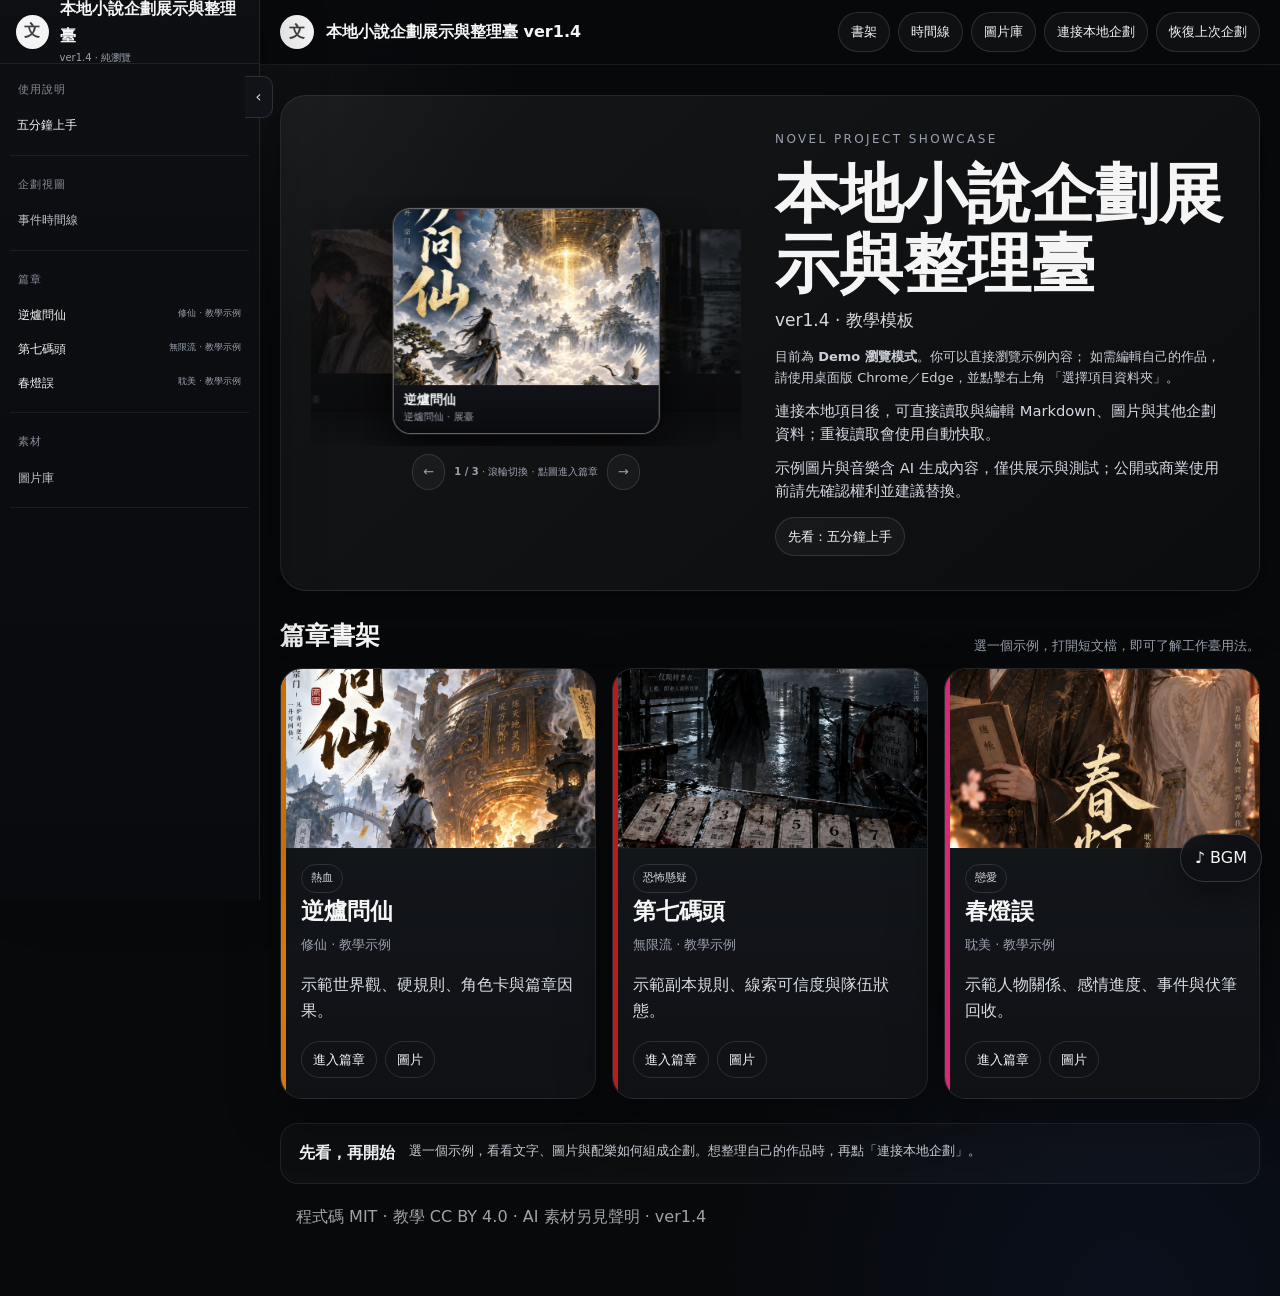
<file: index.html>
<!doctype html>
<html lang="zh-Hant">
  <head>
    <meta charset="utf-8" />
    <meta name="viewport" content="width=device-width,initial-scale=1" />
    <title>本地小說企劃展示與整理臺 ver1.4 · 書架</title>
    <link rel="stylesheet" href="css/style.css" />
    <link rel="stylesheet" href="css/theme-manager.css" />
    <link rel="stylesheet" href="css/browse.css" />
  </head>
  <body>
    <header class="top">
      <div class="wrap topin">
        <div class="brand">
          <div class="mark">文</div>
          <div>本地小說企劃展示與整理臺 ver1.4</div>
        </div>
        <nav class="nav">
          <a href="index.html">首頁</a><a href="timeline.html">時間線</a><a href="images.html">圖片庫</a
          ><button class="btn" onclick="BY.openDialog()">＋ 新增篇章</button
          ><button
            class="btn"
            id="reconnectBtn"
            onclick="BY.reconnect()"
            hidden
          >
            恢復上次項目</button
          ><button class="btn" onclick="BY.connect()">選擇項目資料夾</button>
        </nav>
      </div>
    </header>
    <main class="wrap">
      <section class="hero hero-home">
        <div class="hero-visual">
          <div class="showcase showcase-focus" id="homeShowcase">
            <div class="showcase-empty">正在讀取展臺圖…</div>
          </div>
        </div>
        <div class="hero-copy">
          <div class="eyebrow">Local Creative CMS</div>
          <h1 id="projectTitle">本地小說企劃展示與整理臺</h1>
          <div class="lead" id="projectSub">ver1.4 · 教學模板</div>
          <div class="notice" style="margin-top: 12px">
            目前為 <strong>Demo 瀏覽模式</strong>。你可以直接瀏覽示例內容；
            如需編輯自己的作品，請使用桌面版 Chrome／Edge，並點擊右上角
           「選擇項目資料夾」。
          </div>

          <div class="compat-note">
            連接本地項目後，可直接讀取與編輯 Markdown、圖片與其他企劃資料；重複讀取會使用自動快取。
          </div>
          <div class="compat-note">
            示例圖片與音樂含 AI 生成內容，僅供展示與測試；公開或商業使用前請先確認權利並建議替換。
          </div>
          <div class="actions">
            <a
              class="btn"
              href="reader.html?file=content%2F_series%2FStart_Here.md"
              >先看：五分鐘上手</a
            >
          </div>
        </div>
      </section>
      <section class="section">
        <div class="sectionhead">
          <h2>篇章書架</h2>
          <div class="meta">選一個示例，打開短文檔，即可了解工作臺用法。</div>
        </div>
        <div class="grid chapters" id="chapterGrid">
          <div class="empty">請先選擇項目資料夾。</div>
        </div>
      </section>
      <section class="section">
        <div class="manager-note">
          <strong>ver1.4 · 展示與整理</strong
          ><span
            >進入任何篇章後，可直接新增／重命名／移動／替換／刪除 Markdown
            與子資料夾。左側說明文件也可直接替換或刪除；圖片、BGM
            同樣支持替換與刪除。時間線集中整理事件；靜態站輸出可建立公開分享用的唯讀 ZIP。</span
          >
        </div>
      </section>
      <p class="wrap" style="opacity: 0.65; padding: 20px 0">
        程式碼 MIT · 教學 CC BY 4.0 · AI 素材另見聲明 · ver1.4
      </p>
    </main>
    <div class="dialog" id="dialog">
      <div class="dialogbox">
        <h2>新增篇章</h2>
        <div class="field">
          <label>篇章名稱</label
          ><input id="newTitle" placeholder="例如：新篇章" />
        </div>
        <div class="field">
          <label>英文 ID / 資料夾名</label
          ><input id="newId" placeholder="例如：chapter-01" />
        </div>
        <div class="field">
          <label>篇章類型</label
          ><select id="newTheme"></select>
        </div>
        <div class="hint">
          類型與顏色可在右下角「🎨
          主題」中新增或修改。新篇章會自動建立：劇情、人物、時間點、核心規則、寫法規則、伏筆、待定項、廢案。
        </div>
        <div class="actions">
          <button class="btn" onclick="BY.createChapter()">
            建立篇章與分層</button
          ><button class="btn" onclick="BY.closeDialog()">取消</button>
        </div>
      </div>
    </div>
    <script src="js/marked.js"></script>
    <script src="js/jszip.min.js"></script>
    <script src="js/markdown-utils.js"></script>
    <script src="js/reader-navigation.js"></script>
    <script src="js/app.js"></script>
    <script src="js/workbench.js"></script>
    <script src="js/demo-data.js"></script>
    <script src="js/browse.js"></script>
    <script>
      BY.initHome();
    </script>
  </body>
</html>
</file>
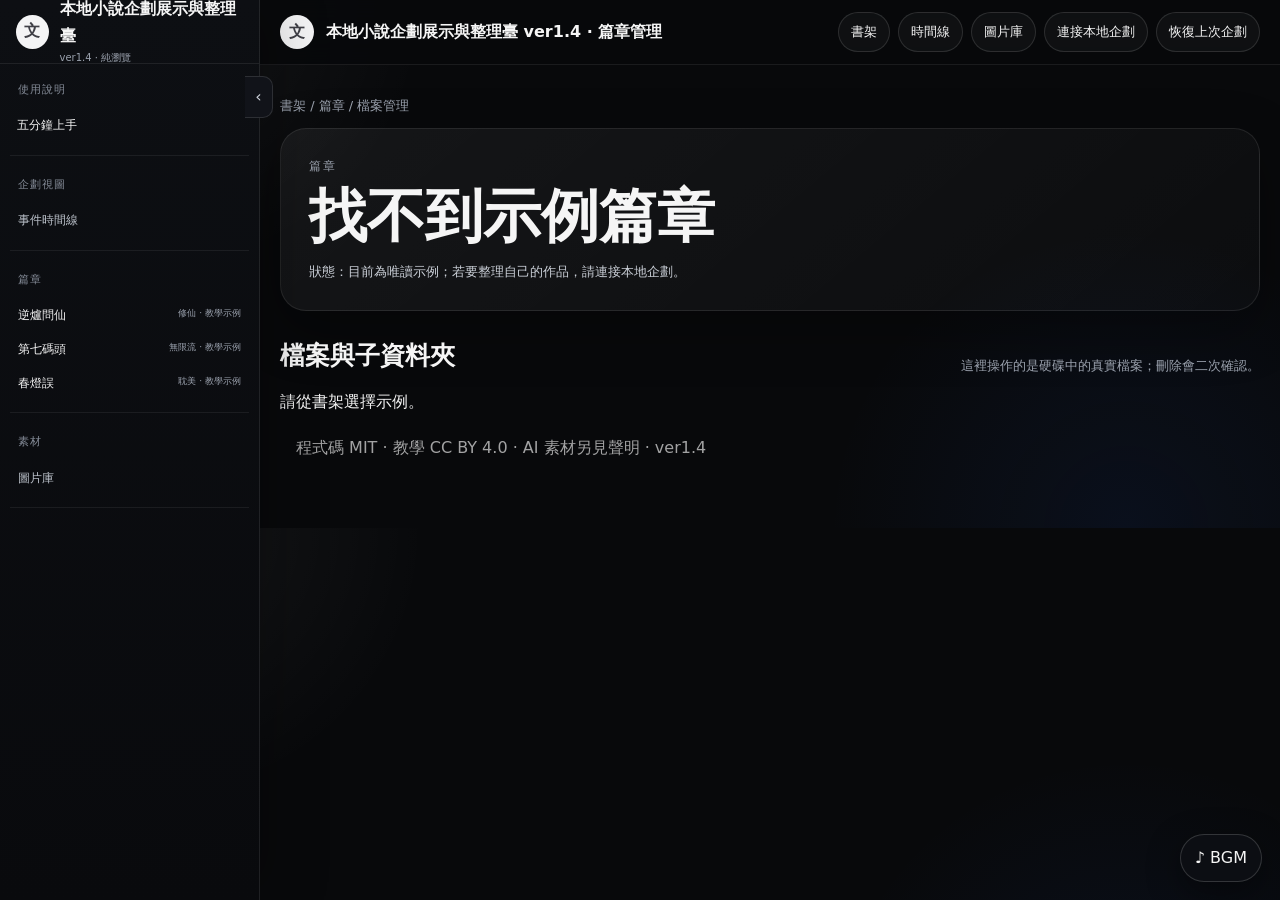
<file: chapter.html>
<!doctype html>
<html lang="zh-Hant">
  <head>
    <meta charset="utf-8" />
    <meta name="viewport" content="width=device-width,initial-scale=1" />
    <title>本地小說企劃展示與整理臺 ver1.4 · 篇章管理</title>
    <link rel="stylesheet" href="css/style.css" />
    <link rel="stylesheet" href="css/theme-manager.css" />
    <link rel="stylesheet" href="css/browse.css" />
  </head>
  <body>
    <header class="top">
      <div class="wrap topin">
        <div class="brand">
          <div class="mark">文</div>
          <div>本地小說企劃展示與整理臺 ver1.4 · 篇章管理</div>
        </div>
        <nav class="nav">
          <a href="index.html">← 返回書架</a><a href="timeline.html">時間線</a
          ><a id="imagesLink" href="images.html">本篇圖片</a
          ><button class="btn" id="editChapterBtn">編輯篇章</button
          ><button
            class="btn"
            id="reconnectBtn"
            onclick="BY.reconnect()"
            hidden
          >
            恢復上次項目</button
          ><button class="btn" onclick="BY.connect()">重選項目</button>
        </nav>
      </div>
    </header>
    <main class="wrap">
      <div class="crumb">書架 / 篇章 / 檔案管理</div>
      <section class="hero">
        <div class="eyebrow" id="chapterTheme">篇章</div>
        <h1 id="chapterTitle">讀取中…</h1>
        <div class="lead" id="chapterSub"></div>
        <div class="notice" style="margin-top: 12px">
          狀態：<span id="projectStatus">讀取中…</span>
        </div>
      </section>
      <section class="section">
        <div class="sectionhead">
          <h2>檔案與子資料夾</h2>
          <div class="meta">這裡操作的是硬碟中的真實檔案；刪除會二次確認。</div>
        </div>
        <div id="docList"><div class="empty">正在讀取…</div></div>
      </section>
      <p class="wrap" style="opacity: 0.65; padding: 20px 0">
        程式碼 MIT · 教學 CC BY 4.0 · AI 素材另見聲明 · ver1.4
      </p>
    </main>
    <div class="dialog" id="chapterSettingsDialog">
      <div class="dialogbox">
        <h2>編輯篇章</h2>
        <div class="field">
          <label>篇章名稱</label><input id="editChapterTitle" />
        </div>
        <div class="field">
          <label>副標題</label
          ><input id="editChapterSubtitle" placeholder="例如：系列第一部" />
        </div>
        <div class="field">
          <label>簡介</label
          ><textarea id="editChapterDescription" rows="3"></textarea>
        </div>
        <div class="field">
          <label>篇章類型</label
          ><select id="editChapterTheme"></select>
        </div>
        <div class="hint">
          需要新增或修改類型時，使用右下角「🎨 主題」。英文 ID
          與資料夾位置不會在這裡改動。
        </div>
        <div class="actions">
          <button class="btn" onclick="BY.saveChapterSettings()">
            保存修改</button
          ><button class="btn" onclick="BY.closeChapterSettings()">取消</button>
        </div>
      </div>
    </div>
    <script src="js/marked.js"></script>
    <script src="js/jszip.min.js"></script>
    <script src="js/docx-import.js"></script>
    <script src="js/markdown-utils.js"></script>
    <script src="js/reader-navigation.js"></script>
    <script src="js/app.js"></script>
    <script src="js/workbench.js"></script>
    <script src="js/demo-data.js"></script>
    <script src="js/browse.js"></script>
    <script>
      BY.initChapter();
    </script>
  </body>
</html>
</file>
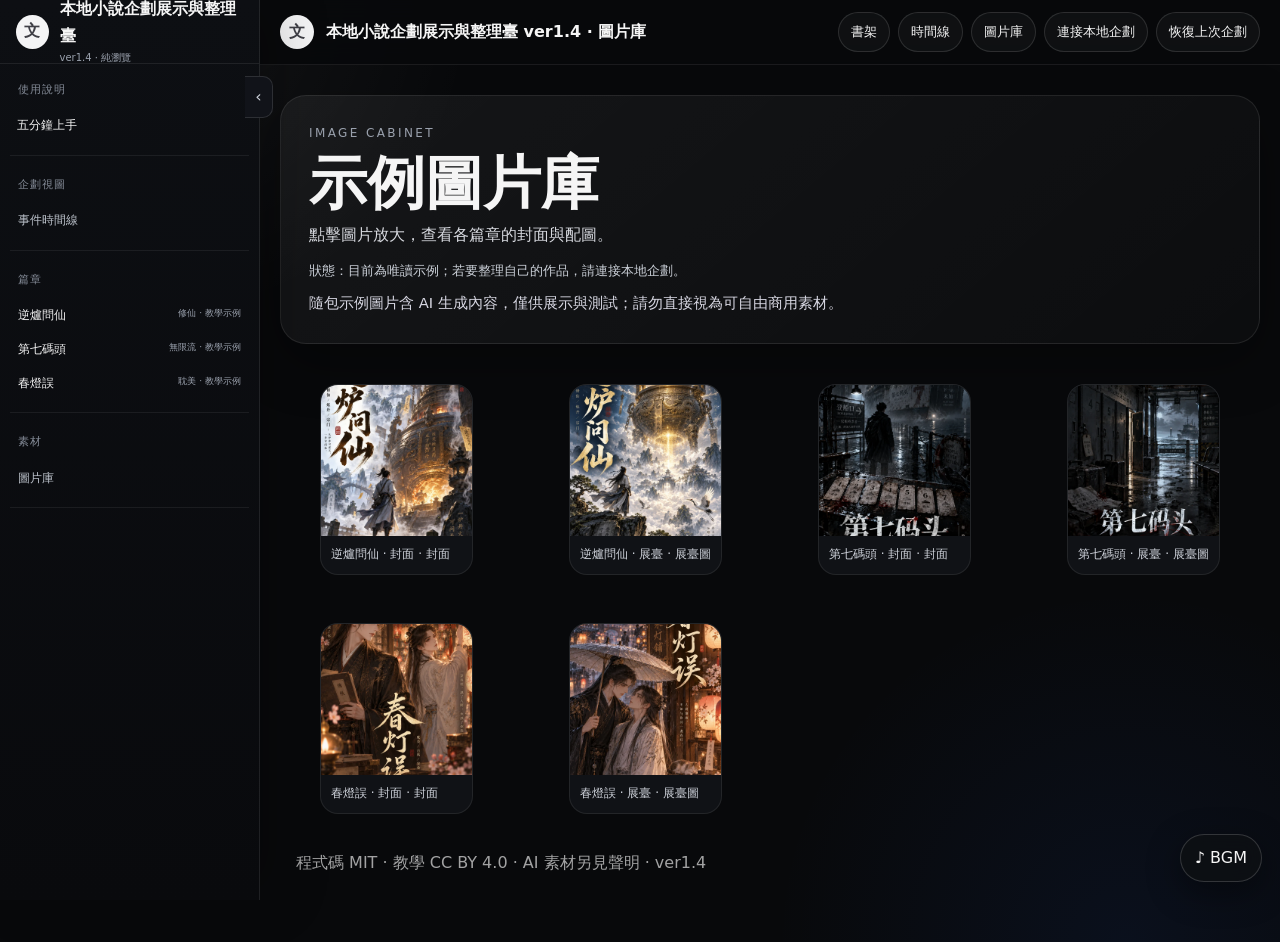
<file: images.html>
<!doctype html>
<html lang="zh-Hant">
  <head>
    <meta charset="utf-8" />
    <meta name="viewport" content="width=device-width,initial-scale=1" />
    <title>本地小說企劃展示與整理臺 ver1.4 · 圖片庫</title>
    <link rel="stylesheet" href="css/style.css" />
    <link rel="stylesheet" href="css/theme-manager.css" />
    <link rel="stylesheet" href="css/browse.css" />
  </head>
  <body>
    <header class="top">
      <div class="wrap topin">
        <div class="brand">
          <div class="mark">文</div>
          <div>本地小說企劃展示與整理臺 ver1.4 · 圖片庫</div>
        </div>
        <nav class="nav">
          <a href="index.html">← 返回書架</a><a href="timeline.html">時間線</a
          ><button class="btn" id="addImageBtn">＋ 加入圖片</button
          ><button
            class="btn"
            id="reconnectBtn"
            onclick="BY.reconnect()"
            hidden
          >
            恢復上次項目</button
          ><button class="btn" onclick="BY.connect()">重選項目</button>
        </nav>
      </div>
    </header>
    <main class="wrap">
      <section class="hero">
        <div class="eyebrow">Image Cabinet</div>
        <h1 id="imagesTitle">圖片庫</h1>
        <div class="lead">
          點擊圖片放大；可指定封面／插圖／角色圖／參考圖，並可直接替換、改名或刪除真實圖片檔案。
        </div>
        <div class="notice" style="margin-top: 12px">
          狀態：<span id="projectStatus">讀取中…</span>
        </div>
        <div class="compat-note">
          隨包示例圖片含 AI 生成內容，僅供展示與測試；請勿直接視為可自由商用素材。
        </div>
      </section>
      <section class="section">
        <div class="grid images" id="imageGrid"></div>
      </section>
      <p class="wrap" style="opacity: 0.65; padding: 20px 0">
        程式碼 MIT · 教學 CC BY 4.0 · AI 素材另見聲明 · ver1.4
      </p>
    </main>
    <div
      class="lightbox"
      id="lightbox"
      onclick="if (event.target === this) BY.closeLightbox();"
    >
      <div class="lightboxbox">
        <button class="lightclose" onclick="BY.closeLightbox()">×</button
        ><img id="lightboxImg" alt="" />
        <div class="lightmeta">
          <strong id="lightboxTitle"></strong>
          <div id="lightboxCaption"></div>
        </div>
      </div>
    </div>
    <script src="js/marked.js"></script>
    <script src="js/jszip.min.js"></script>
    <script src="js/markdown-utils.js"></script>
    <script src="js/reader-navigation.js"></script>
    <script src="js/app.js"></script>
    <script src="js/workbench.js"></script>
    <script src="js/demo-data.js"></script>
    <script src="js/browse.js"></script>
    <script>
      BY.initImages();
    </script>
  </body>
</html>
</file>
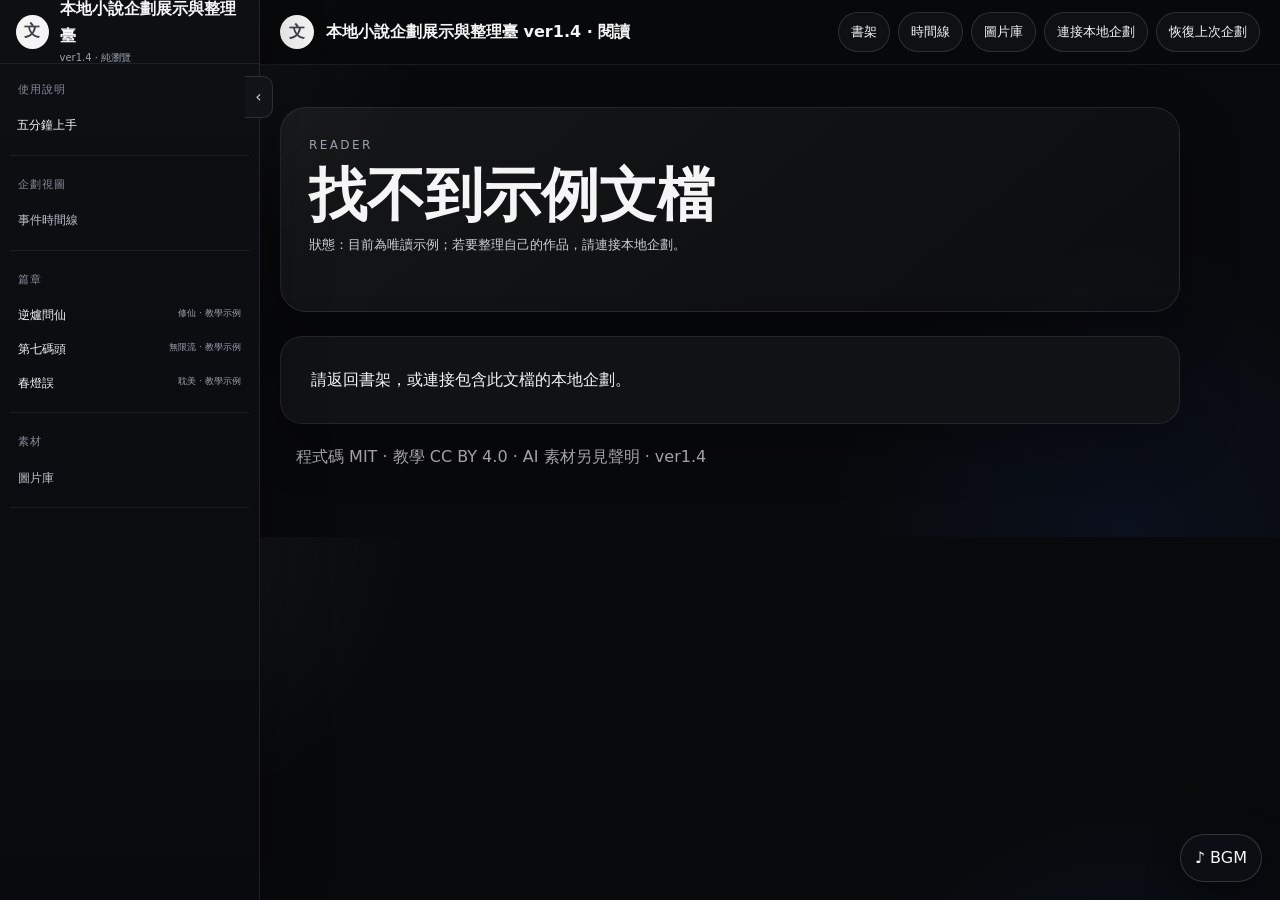
<file: reader.html>
<!doctype html>
<html lang="zh-Hant">
  <head>
    <meta charset="utf-8" />
    <meta name="viewport" content="width=device-width,initial-scale=1" />
    <title>本地小說企劃展示與整理臺 ver1.4 · 閱讀</title>
    <link rel="stylesheet" href="css/style.css" />
    <link rel="stylesheet" href="css/theme-manager.css" />
    <link rel="stylesheet" href="css/browse.css" />
  </head>
  <body>
    <header class="top">
      <div class="wrap topin">
        <div class="brand">
          <div class="mark">文</div>
          <div>本地小說企劃展示與整理臺 ver1.4 · 閱讀</div>
        </div>
        <nav class="nav">
          <a href="javascript:history.back()">← 返回</a
          ><a href="index.html">書架</a><a href="timeline.html">時間線</a
          ><button
            class="btn"
            id="reconnectBtn"
            onclick="BY.reconnect()"
            hidden
          >
            恢復上次項目
          </button>
        </nav>
      </div>
    </header>
    <main class="wrap reader">
      <div class="crumb" id="readerPath"></div>
      <section class="hero">
        <div class="eyebrow">Reader</div>
        <h1 id="readerTitle">讀取中…</h1>
        <div class="notice">狀態：<span id="projectStatus">讀取中…</span></div>
        <div class="tools" id="readerManage"></div>
      </section>
      <section class="section"><article class="md" id="md"></article></section>
      <p class="wrap" style="opacity: 0.65; padding: 20px 0">
        程式碼 MIT · 教學 CC BY 4.0 · AI 素材另見聲明 · ver1.4
      </p>
    </main>
    <script src="js/marked.js"></script>
    <script src="js/jszip.min.js"></script>
    <script src="js/markdown-utils.js"></script>
    <script src="js/reader-navigation.js"></script>
    <script src="js/app.js"></script>
    <script src="js/workbench.js"></script>
    <script src="js/demo-data.js"></script>
    <script src="js/browse.js"></script>
    <script>
      BY.initReader();
    </script>
  </body>
</html>
</file>
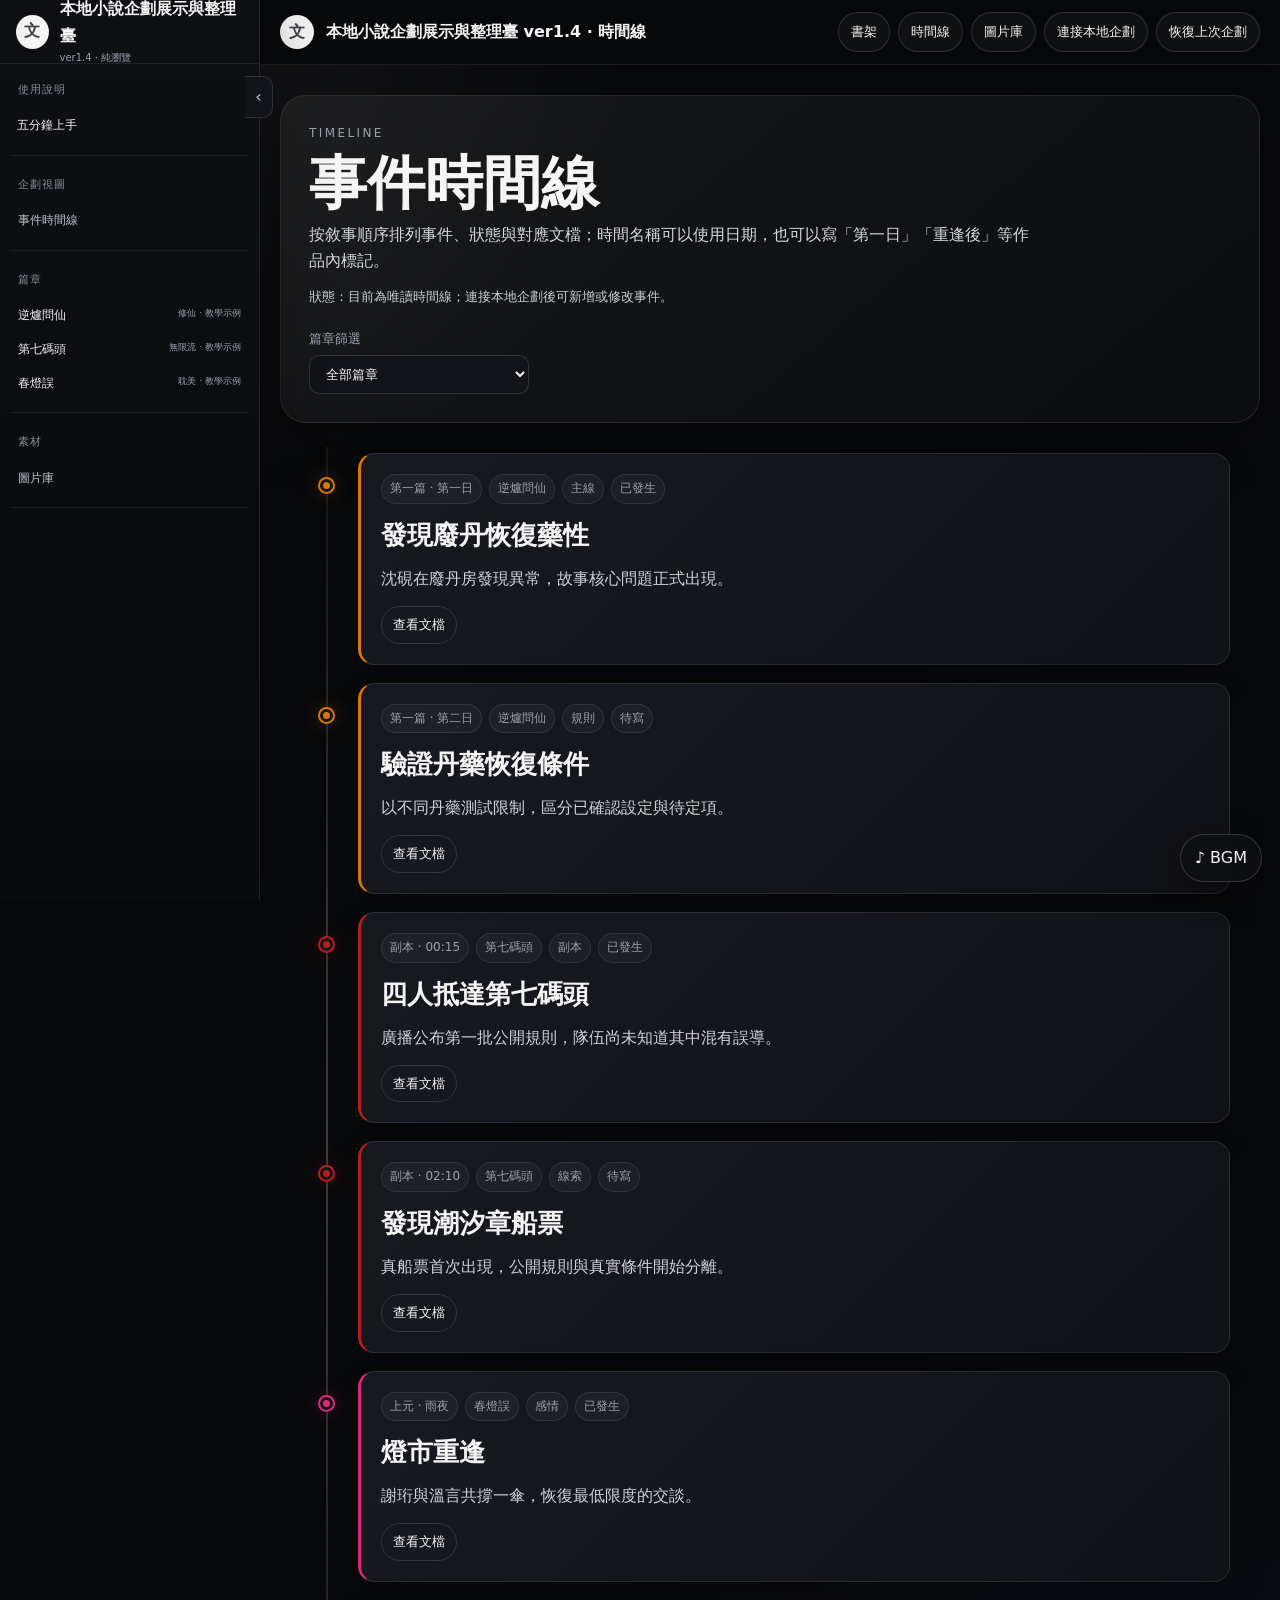
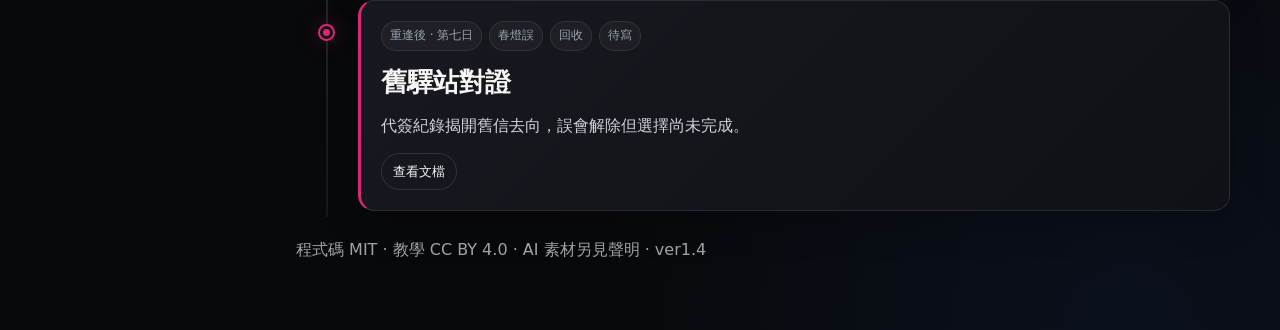
<file: timeline.html>
<!doctype html>
<html lang="zh-Hant">
  <head>
    <meta charset="utf-8" />
    <meta name="viewport" content="width=device-width,initial-scale=1" />
    <title>本地小說企劃展示與整理臺 ver1.4 · 時間線</title>
    <link rel="stylesheet" href="css/style.css" />
    <link rel="stylesheet" href="css/theme-manager.css" />
    <link rel="stylesheet" href="css/browse.css" />
  </head>
  <body>
    <header class="top">
      <div class="wrap topin">
        <div class="brand"><div class="mark">文</div><div>本地小說企劃展示與整理臺 ver1.4 · 時間線</div></div>
        <nav class="nav">
          <a href="index.html">← 返回書架</a><a href="images.html">圖片庫</a>
          <button class="btn" id="reconnectBtn" onclick="BY.reconnect()" hidden>恢復上次項目</button>
          <button class="btn" onclick="BY.connect()">重選項目</button>
        </nav>
      </div>
    </header>
    <main class="wrap">
      <section class="hero">
        <div class="eyebrow">Timeline</div>
        <h1>事件時間線</h1>
        <div class="lead">按敘事順序排列事件、狀態與對應文檔；時間名稱可以使用日期，也可以寫「第一日」「重逢後」等作品內標記。</div>
        <div class="notice" style="margin-top:12px">狀態：<span id="projectStatus">讀取中…</span></div>
        <div class="timeline-tools">
          <label>篇章篩選 <select id="timelineFilter"></select></label>
          <button class="btn" id="addTimelineBtn">＋ 新增事件</button>
        </div>
      </section>
      <section class="section"><div class="timeline-list" id="timelineList"><div class="empty">正在讀取時間線…</div></div></section>
      <p class="wrap" style="opacity:.65;padding:20px 0">程式碼 MIT · 教學 CC BY 4.0 · AI 素材另見聲明 · ver1.4</p>
    </main>
    <div class="dialog" id="timelineDialog">
      <div class="dialogbox">
        <h2 id="timelineDialogTitle">新增時間線事件</h2>
        <input type="hidden" id="timelineEventId" />
        <div class="field"><label>事件名稱</label><input id="timelineTitleInput" /></div>
        <div class="field"><label>時間標記</label><input id="timelineMoment" placeholder="例如：第一日 18:40／重逢後第七日" /></div>
        <div class="field"><label>所屬篇章</label><select id="timelineChapter"></select></div>
        <div class="field"><label>事件類型</label><input id="timelineType" placeholder="例如：主線、伏筆、感情" /></div>
        <div class="field"><label>狀態</label><input id="timelineStatus" placeholder="例如：待寫、已發生、已回收" /></div>
        <div class="field"><label>排序數字</label><input id="timelineOrder" type="number" step="1" /></div>
        <div class="field"><label>簡述</label><textarea id="timelineDescription" rows="3"></textarea></div>
        <div class="field"><label>對應文檔路徑</label><input id="timelineDocument" placeholder="content/chapter/Outline.md" /></div>
        <div class="hint">排序數字只決定先後，不必是真實日期；建議每次增加 10，方便日後插入事件。</div>
        <div class="actions"><button class="btn" onclick="Timeline.saveEvent()">保存事件</button><button class="btn" onclick="Timeline.closeEditor()">取消</button></div>
      </div>
    </div>
    <script src="js/marked.js"></script>
    <script src="js/jszip.min.js"></script>
    <script src="js/markdown-utils.js"></script>
    <script src="js/reader-navigation.js"></script>
    <script src="js/app.js"></script>
    <script src="js/workbench.js"></script>
    <script src="js/demo-data.js"></script>
    <script src="js/browse.js"></script>
    <script src="js/timeline.js"></script>
    <script>Timeline.init();</script>
  </body>
</html>
</file>
<file: css/style.css>
:root {
  --bg: #08090b;
  --panel: #111317;
  --panel2: #16191f;
  --line: #2a2e36;
  --text: #f5f5f5;
  --muted: #9aa1ad;
  --white: #fff;
  --black: #050505;
  --red: #b91c1c;
  --blue: #2563eb;
  --accent: #fff;
  --shadow: 0 18px 55px rgba(0, 0, 0, 0.32);
}
* {
  box-sizing: border-box;
}
html {
  scroll-behavior: smooth;
}
body {
  margin: 0;
  background:
    radial-gradient(
      circle at 12% 0%,
      rgba(255, 255, 255, 0.055),
      transparent 22%
    ),
    radial-gradient(
      circle at 88% 100%,
      rgba(37, 99, 235, 0.08),
      transparent 24%
    ),
    var(--bg);
  color: var(--text);
  font-family: "Microsoft YaHei", "PingFang SC", system-ui, sans-serif;
  line-height: 1.65;
}
a {
  color: inherit;
  text-decoration: none;
}
button,
input,
select {
  font: inherit;
  color: inherit;
}
.wrap {
  width: min(1180px, calc(100% - 32px));
  margin: auto;
}
.top {
  position: sticky;
  top: 0;
  z-index: 50;
  background: rgba(8, 9, 11, 0.86);
  backdrop-filter: blur(12px);
  border-bottom: 1px solid rgba(255, 255, 255, 0.08);
}
.topin {
  min-height: 64px;
  display: flex;
  align-items: center;
  justify-content: space-between;
  gap: 16px;
}
.brand {
  display: flex;
  align-items: center;
  gap: 12px;
  font-weight: 800;
}
.mark {
  width: 34px;
  height: 34px;
  border-radius: 50%;
  background: var(--white);
  color: var(--black);
  display: grid;
  place-items: center;
  font-weight: 900;
}
.nav {
  display: flex;
  gap: 8px;
  flex-wrap: wrap;
}
.nav a,
.btn {
  border: 1px solid rgba(255, 255, 255, 0.12);
  background: rgba(255, 255, 255, 0.035);
  padding: 8px 12px;
  border-radius: 999px;
  font-size: 13px;
  cursor: pointer;
}
.nav a:hover,
.btn:hover {
  border-color: rgba(255, 255, 255, 0.28);
  background: rgba(255, 255, 255, 0.065);
}
main {
  padding: 30px 0 46px;
}
.hero {
  border: 1px solid rgba(255, 255, 255, 0.09);
  border-radius: 26px;
  padding: 28px;
  background: linear-gradient(
    140deg,
    rgba(255, 255, 255, 0.055),
    rgba(255, 255, 255, 0.018)
  );
  box-shadow: var(--shadow);
}
.eyebrow {
  font-size: 12px;
  letter-spacing: 0.2em;
  text-transform: uppercase;
  color: var(--muted);
}
h1 {
  margin: 8px 0 6px;
  font-size: clamp(34px, 5vw, 58px);
  line-height: 1.1;
}
h2 {
  font-size: 25px;
  margin: 0;
}
.lead {
  color: #d7d9df;
  max-width: 72ch;
}
.section {
  margin-top: 24px;
}
.sectionhead {
  display: flex;
  align-items: end;
  justify-content: space-between;
  gap: 16px;
  margin-bottom: 12px;
}
.grid {
  display: grid;
  gap: 16px;
}
.chapters {
  grid-template-columns: repeat(3, minmax(0, 1fr));
}
.card {
  border: 1px solid rgba(255, 255, 255, 0.085);
  background: linear-gradient(180deg, #15181d, #0f1115);
  border-radius: 22px;
  padding: 20px;
  box-shadow: var(--shadow);
  position: relative;
  overflow: hidden;
}
.card:before {
  content: "";
  position: absolute;
  left: 0;
  top: 0;
  bottom: 0;
  width: 5px;
  background: var(--accent);
}
.card.horror {
  --accent: var(--red);
}
.card.melancholy {
  --accent: var(--blue);
}
.card.baizi {
  --accent: var(--white);
}
.card.unknown {
  --accent: #161616;
}
.card h3 {
  font-size: 23px;
  margin: 0 0 4px;
}
.meta {
  font-size: 13px;
  color: var(--muted);
}
.card p {
  color: #d8dbe1;
}
.actions {
  display: flex;
  gap: 8px;
  flex-wrap: wrap;
  margin-top: 14px;
}
.action {
  display: inline-flex;
  border: 1px solid rgba(255, 255, 255, 0.12);
  padding: 7px 11px;
  border-radius: 999px;
  font-size: 13px;
}
.action:hover {
  background: rgba(255, 255, 255, 0.06);
}
.docx-dropzone {
  display: grid;
  gap: 5px;
  margin: 0 0 16px;
  padding: 15px 18px;
  border: 1px dashed rgba(255, 255, 255, 0.22);
  border-radius: 14px;
  color: #d8dbe1;
  background: rgba(255, 255, 255, 0.025);
  transition: 0.18s ease;
}
.docx-dropzone span {
  color: var(--muted);
  font-size: 13px;
  line-height: 1.6;
}
.docx-dropzone.is-dragging {
  border-color: var(--accent, #60a5fa);
  background: rgba(96, 165, 250, 0.1);
  transform: translateY(-1px);
}
.badge {
  display: inline-flex;
  padding: 4px 9px;
  border: 1px solid rgba(255, 255, 255, 0.12);
  border-radius: 999px;
  font-size: 11px;
  color: #d7dae0;
}
.empty {
  border: 1px dashed rgba(255, 255, 255, 0.18);
  border-radius: 20px;
  padding: 26px;
  color: var(--muted);
  text-align: center;
}
.list {
  display: grid;
  gap: 10px;
}
.row {
  display: flex;
  justify-content: space-between;
  gap: 16px;
  align-items: center;
  border: 1px solid rgba(255, 255, 255, 0.08);
  background: rgba(255, 255, 255, 0.025);
  border-radius: 16px;
  padding: 14px 16px;
}
.row:hover {
  background: rgba(255, 255, 255, 0.045);
}
.rowtitle {
  font-weight: 700;
}
.rowmeta {
  font-size: 12px;
  color: var(--muted);
}
.crumb {
  font-size: 13px;
  color: var(--muted);
  margin-bottom: 12px;
}
.reader {
  max-width: 900px;
  margin: auto;
}
.md {
  border: 1px solid rgba(255, 255, 255, 0.085);
  background: #101216;
  border-radius: 22px;
  padding: 30px;
  box-shadow: var(--shadow);
}
.md h1,
.md h2,
.md h3 {
  line-height: 1.3;
}
.md h1 {
  font-size: 34px;
}
.md h2 {
  font-size: 25px;
  margin-top: 30px;
  border-bottom: 1px solid rgba(255, 255, 255, 0.08);
  padding-bottom: 8px;
}
.md h3 {
  font-size: 20px;
  margin-top: 24px;
}
.md p {
  color: #e2e4e8;
}
.md blockquote {
  margin: 16px 0;
  padding: 10px 16px;
  border-left: 4px solid var(--blue);
  background: rgba(37, 99, 235, 0.08);
  color: #dbeafe;
}
.md code {
  background: #20242c;
  border-radius: 6px;
  padding: 2px 5px;
}
.md pre {
  background: #090b0e;
  padding: 16px;
  border-radius: 14px;
  overflow: auto;
}
.md table {
  width: 100%;
  border-collapse: collapse;
}
.md th,
.md td {
  border: 1px solid #30343d;
  padding: 8px;
}
.md ul,
.md ol {
  padding-left: 1.5em;
}
.tools {
  display: flex;
  gap: 8px;
  flex-wrap: wrap;
  margin: 14px 0;
}
.images {
  grid-template-columns: repeat(4, minmax(0, 1fr));
}
.imagecard {
  border: 1px solid rgba(255, 255, 255, 0.08);
  border-radius: 18px;
  overflow: hidden;
  background: #101216;
}
.imagecard img {
  display: block;
  width: 100%;
  aspect-ratio: 1/1;
  object-fit: cover;
  background: #060708;
}
.imagecap {
  padding: 9px 10px;
  color: #cfd3db;
  font-size: 12px;
}
.dialog {
  position: fixed;
  inset: 0;
  background: rgba(0, 0, 0, 0.68);
  z-index: 90;
  display: none;
  place-items: center;
  padding: 20px;
}
.dialog.open {
  display: grid;
}
.dialogbox {
  width: min(520px, 100%);
  background: #15181d;
  border: 1px solid rgba(255, 255, 255, 0.12);
  border-radius: 22px;
  padding: 22px;
  box-shadow: var(--shadow);
}
.field {
  display: grid;
  gap: 6px;
  margin: 12px 0;
}
.field input,
.field select {
  width: 100%;
  background: #0c0e12;
  border: 1px solid #343943;
  border-radius: 12px;
  padding: 10px 12px;
}
.hint {
  color: var(--muted);
  font-size: 12px;
}
.notice {
  font-size: 13px;
  color: #cbd0d8;
}
.split {
  display: grid;
  grid-template-columns: 1fr 320px;
  gap: 18px;
}
.side {
  align-self: start;
  position: sticky;
  top: 84px;
}
.swatch {
  display: grid;
  grid-template-columns: repeat(4, 1fr);
  gap: 8px;
}
.swatch div {
  height: 52px;
  border-radius: 12px;
  border: 1px solid rgba(255, 255, 255, 0.12);
}
@media (max-width: 900px) {
  .chapters,
  .images {
    grid-template-columns: 1fr 1fr;
  }
  .split {
    grid-template-columns: 1fr;
  }
  .side {
    position: static;
  }
}
@media (max-width: 640px) {
  .chapters,
  .images {
    grid-template-columns: 1fr;
  }
  .topin {
    align-items: flex-start;
    flex-direction: column;
    padding: 10px 0;
  }
  .md {
    padding: 20px;
  }
  .row {
    align-items: flex-start;
    flex-direction: column;
  }
  .sectionhead {
    align-items: flex-start;
    flex-direction: column;
  }
}
.coverthumb {
  display: block;
  margin: -20px -20px 14px;
  height: 180px;
  overflow: hidden;
  border-bottom: 1px solid rgba(255, 255, 255, 0.08);
  background: #07080a;
}
.coverthumb img {
  width: 100%;
  height: 100%;
  object-fit: cover;
  display: block;
}
.imageopen {
  position: relative;
  display: block;
  width: 100%;
  border: 0;
  padding: 0;
  background: #060708;
  cursor: zoom-in;
  color: inherit;
}
.imageopen img {
  display: block;
  width: 100%;
  aspect-ratio: 1/1;
  object-fit: cover;
}
.zoomhint {
  position: absolute;
  right: 8px;
  bottom: 8px;
  background: rgba(0, 0, 0, 0.7);
  border: 1px solid rgba(255, 255, 255, 0.18);
  padding: 4px 8px;
  border-radius: 999px;
  font-size: 11px;
  opacity: 0;
  transition: 0.2s;
}
.imageopen:hover .zoomhint {
  opacity: 1;
}
.imagepath {
  font-size: 11px;
  color: var(--muted);
  overflow-wrap: anywhere;
  margin-bottom: 8px;
}
.imagecontrols {
  display: grid;
  gap: 8px;
}
.imagecontrols label {
  display: grid;
  gap: 4px;
  font-size: 11px;
  color: #cfd3db;
}
.imagecontrols select,
.imagecontrols input {
  width: 100%;
  background: #0b0d11;
  border: 1px solid #333842;
  border-radius: 10px;
  padding: 7px 8px;
  font-size: 12px;
}
.lightbox {
  position: fixed;
  inset: 0;
  z-index: 120;
  background: rgba(0, 0, 0, 0.86);
  display: none;
  place-items: center;
  padding: 24px;
}
.lightbox.open {
  display: grid;
}
.lightboxbox {
  position: relative;
  max-width: min(1200px, 96vw);
  max-height: 94vh;
  display: grid;
  grid-template-rows: minmax(0, 1fr) auto;
  background: #0b0d10;
  border: 1px solid rgba(255, 255, 255, 0.16);
  border-radius: 18px;
  overflow: hidden;
  box-shadow: 0 28px 90px rgba(0, 0, 0, 0.6);
}
.lightboxbox img {
  max-width: 100%;
  max-height: 82vh;
  object-fit: contain;
  display: block;
  margin: auto;
  background: #050506;
}
.lightmeta {
  padding: 10px 14px;
  color: #d9dce2;
  font-size: 13px;
  border-top: 1px solid rgba(255, 255, 255, 0.08);
}
.lightmeta strong {
  display: block;
  margin-bottom: 3px;
}
.lightclose {
  position: absolute;
  right: 10px;
  top: 10px;
  z-index: 3;
  width: 38px;
  height: 38px;
  border-radius: 50%;
  border: 1px solid rgba(255, 255, 255, 0.22);
  background: rgba(0, 0, 0, 0.72);
  color: #fff;
  font-size: 24px;
  line-height: 1;
  cursor: pointer;
}
.no-scroll {
  overflow: hidden;
}

/* v9 · Theme wheel / BGM / grouped docs */
.card.unknown {
  --accent: var(--black);
}
.seriesgroup {
  margin-top: 16px;
}
.seriesgroup:first-child {
  margin-top: 0;
}
.seriesgroup > h3 {
  margin: 0 0 9px;
  font-size: 15px;
  color: #e3e6eb;
  letter-spacing: 0.04em;
}
.seriesgroup + .seriesgroup {
  padding-top: 14px;
  border-top: 1px solid rgba(255, 255, 255, 0.07);
}
.tablewrap {
  overflow: auto;
  margin: 14px 0;
  border-radius: 12px;
}
.md hr {
  border: 0;
  border-top: 1px solid rgba(255, 255, 255, 0.12);
  margin: 24px 0;
}
.md del {
  color: #9ca3af;
}
.globaltools {
  position: fixed;
  right: 18px;
  bottom: 18px;
  z-index: 100;
  display: flex;
  gap: 8px;
}
.floatbtn {
  border: 1px solid rgba(255, 255, 255, 0.16);
  background: rgba(14, 16, 20, 0.92);
  backdrop-filter: blur(10px);
  color: #f5f5f5;
  border-radius: 999px;
  padding: 10px 14px;
  box-shadow: 0 10px 34px rgba(0, 0, 0, 0.42);
  cursor: pointer;
}
.floatbtn:hover {
  background: #1a1d23;
  border-color: rgba(255, 255, 255, 0.3);
}
.toolpanel {
  position: fixed;
  right: 18px;
  bottom: 70px;
  z-index: 110;
  width: min(360px, calc(100vw - 36px));
  background: rgba(17, 19, 24, 0.98);
  border: 1px solid rgba(255, 255, 255, 0.14);
  border-radius: 20px;
  padding: 16px;
  box-shadow: 0 24px 80px rgba(0, 0, 0, 0.58);
  display: none;
}
.toolpanel.open {
  display: block;
}
.toolhead {
  display: flex;
  align-items: center;
  justify-content: space-between;
  gap: 14px;
  font-size: 17px;
}
.xbtn {
  width: 32px;
  height: 32px;
  border-radius: 50%;
  border: 1px solid rgba(255, 255, 255, 0.12);
  background: #0b0d11;
  color: #fff;
  cursor: pointer;
  font-size: 20px;
}
.toolhint {
  font-size: 12px;
  color: var(--muted);
  margin: 8px 0 14px;
}
.colorgrid {
  display: grid;
  grid-template-columns: 1fr 1fr;
  gap: 10px;
}
.colorgrid label {
  display: grid;
  grid-template-columns: 1fr 46px;
  align-items: center;
  gap: 8px;
  border: 1px solid rgba(255, 255, 255, 0.08);
  padding: 9px 10px;
  border-radius: 12px;
  font-size: 12px;
}
.colorgrid input[type="color"] {
  width: 46px;
  height: 32px;
  border: 0;
  padding: 0;
  background: transparent;
  cursor: pointer;
}
.toolactions {
  display: flex;
  gap: 8px;
  margin-top: 12px;
}
.toolfield {
  display: grid;
  gap: 6px;
  font-size: 12px;
  color: #d8dbe1;
}
.toolfield select {
  width: 100%;
  background: #0b0d11;
  border: 1px solid #343943;
  border-radius: 11px;
  padding: 9px 10px;
}
.playerrow {
  display: flex;
  gap: 12px;
  align-items: center;
  margin-top: 12px;
}
.playbtn {
  min-width: 92px;
  border: 1px solid rgba(255, 255, 255, 0.15);
  background: rgba(255, 255, 255, 0.05);
  border-radius: 999px;
  padding: 8px 12px;
  cursor: pointer;
}
.playbtn:disabled {
  opacity: 0.45;
  cursor: not-allowed;
}
.vol {
  display: flex;
  align-items: center;
  gap: 7px;
  font-size: 12px;
  color: #d8dbe1;
  flex: 1;
}
.vol input {
  width: 100%;
}
.checkrow {
  display: flex;
  align-items: center;
  gap: 7px;
  margin-top: 10px;
  font-size: 12px;
  color: #d8dbe1;
}
.bgmstatus {
  margin-top: 10px;
  font-size: 11px;
  color: var(--muted);
  overflow-wrap: anywhere;
}
@media (max-width: 640px) {
  .globaltools {
    right: 10px;
    bottom: 10px;
  }
  .toolpanel {
    right: 10px;
    bottom: 62px;
    width: calc(100vw - 20px);
  }
  .colorgrid {
    grid-template-columns: 1fr;
  }
}

/* v10 · fixed series sidebar + real file manager */
.bysidenav {
  position: fixed;
  left: 0;
  top: 0;
  bottom: 0;
  width: 260px;
  z-index: 70;
  background: linear-gradient(180deg, #0d0f13, #090a0d);
  border-right: 1px solid rgba(255, 255, 255, 0.09);
  box-shadow: 18px 0 50px rgba(0, 0, 0, 0.18);
  display: flex;
  flex-direction: column;
  transition: 0.22s ease;
}
.sidebrand {
  height: 64px;
  display: flex;
  align-items: center;
  gap: 11px;
  padding: 0 16px;
  border-bottom: 1px solid rgba(255, 255, 255, 0.08);
}
.sidebrand small {
  display: block;
  color: var(--muted);
  font-size: 10px;
  margin-top: 1px;
}
.sidenavscroll {
  overflow: auto;
  padding: 12px 10px 70px;
}
.sidegroup {
  display: block;
  margin-bottom: 15px;
  padding-bottom: 12px;
  border-bottom: 1px solid rgba(255, 255, 255, 0.065);
}
.sidegrouptitle {
  display: block;
  font-size: 11px;
  text-transform: uppercase;
  letter-spacing: 0.08em;
  color: #858c98;
  padding: 5px 8px;
  margin-bottom: 5px;
  list-style: none;
}
.sidefile {
  display: flex;
  align-items: center;
  gap: 5px;
  border-radius: 10px;
}
.sidefile:hover {
  background: rgba(255, 255, 255, 0.045);
}
.sidefile > a {
  flex: 1;
  min-width: 0;
  padding: 7px 7px;
  font-size: 12px;
  white-space: nowrap;
  overflow: hidden;
  text-overflow: ellipsis;
}
.sideops {
  display: flex;
  gap: 2px;
  opacity: 0.35;
  transition: 0.15s;
}
.sidefile:hover .sideops {
  opacity: 1;
}
.sideops button,
.sideadd,
.fileops button,
.fileops a,
.miniops button {
  border: 1px solid rgba(255, 255, 255, 0.1);
  background: rgba(255, 255, 255, 0.035);
  color: #dfe3e9;
  border-radius: 8px;
  padding: 4px 7px;
  font-size: 11px;
  cursor: pointer;
}
.sideops button:hover,
.sideadd:hover,
.fileops button:hover,
.fileops a:hover,
.miniops button:hover {
  background: rgba(255, 255, 255, 0.09);
  border-color: rgba(255, 255, 255, 0.22);
}
.danger,
.dangerbtn {
  color: #fecaca !important;
  border-color: rgba(239, 68, 68, 0.26) !important;
}
.sideadd {
  width: 100%;
  margin-top: 6px;
  padding: 7px;
}
.sidelink {
  display: flex;
  justify-content: space-between;
  gap: 8px;
  padding: 7px 8px;
  border-radius: 9px;
  font-size: 12px;
}
.sidelink:hover {
  background: rgba(255, 255, 255, 0.045);
}
.sidelink small {
  color: var(--muted);
  font-size: 9px;
}
.sidelink.compact {
  display: block;
  color: #bdc3cc;
}
.sidecollapse {
  position: absolute;
  right: -14px;
  top: 76px;
  width: 28px;
  height: 42px;
  border-radius: 0 10px 10px 0;
  border: 1px solid rgba(255, 255, 255, 0.12);
  border-left: 0;
  background: #111319;
  color: #cfd4dc;
  cursor: pointer;
}
.sideopen {
  display: none;
  position: fixed;
  left: 10px;
  bottom: 12px;
  z-index: 115;
  width: 42px;
  height: 42px;
  border-radius: 50%;
  border: 1px solid rgba(255, 255, 255, 0.16);
  background: #111319;
  color: #fff;
  cursor: pointer;
}
.with-sidebar .top .wrap,
.with-sidebar main.wrap {
  width: min(1180px, calc(100% - 300px));
  margin-left: max(280px, calc((100vw - 1180px + 260px) / 2));
}
.sidebar-collapsed .bysidenav {
  transform: translateX(-260px);
}
.sidebar-collapsed .sideopen {
  display: block;
}
.sidebar-collapsed.with-sidebar .top .wrap,
.sidebar-collapsed.with-sidebar main.wrap {
  width: min(1180px, calc(100% - 32px));
  margin-left: auto;
  margin-right: auto;
}
.manager-note {
  display: flex;
  gap: 14px;
  align-items: flex-start;
  border: 1px solid rgba(255, 255, 255, 0.08);
  background: rgba(255, 255, 255, 0.025);
  border-radius: 18px;
  padding: 16px 18px;
}
.manager-note strong {
  white-space: nowrap;
}
.manager-note span {
  color: #cbd0d8;
  font-size: 13px;
}
.treebar {
  display: flex;
  align-items: center;
  justify-content: space-between;
  gap: 14px;
  border: 1px solid rgba(255, 255, 255, 0.1);
  background: #15181d;
  border-radius: 17px;
  padding: 13px 14px;
  margin-bottom: 10px;
}
.treebar > div:first-child {
  display: grid;
}
.treebar span {
  font-size: 11px;
  color: var(--muted);
}
.filetree {
  border: 1px solid rgba(255, 255, 255, 0.07);
  border-radius: 18px;
  overflow: hidden;
  background: #0e1014;
}
.treefolder,
.treefile {
  border-top: 1px solid rgba(255, 255, 255, 0.055);
}
.filetree > .treefolder:first-child,
.filetree > .treefile:first-child {
  border-top: 0;
}
.treerow {
  display: flex;
  align-items: center;
  gap: 9px;
  min-height: 48px;
  padding: 7px 10px 7px calc(12px + var(--depth, 0) * 24px);
}
.folderrow {
  background: rgba(255, 255, 255, 0.025);
}
.treeicon {
  width: 28px;
  flex: none;
  font-size: 10px;
  color: #aeb5c0;
  text-align: center;
}
.treefilemain {
  display: grid;
  min-width: 130px;
}
.treepath {
  font-size: 10px;
  color: #747c88;
  margin-left: 6px;
  overflow-wrap: anywhere;
}
.fileops {
  margin-left: auto;
  display: flex;
  gap: 5px;
  flex-wrap: wrap;
  justify-content: flex-end;
}
.treesections {
  display: flex;
  gap: 5px;
  flex-wrap: wrap;
  padding: 0 10px 9px calc(49px + var(--depth, 0) * 24px);
}
.treesections a {
  font-size: 10px;
  color: #b9c1cc;
  border: 1px solid rgba(255, 255, 255, 0.08);
  border-radius: 999px;
  padding: 3px 7px;
}
.treesections a:hover {
  background: rgba(255, 255, 255, 0.05);
}
.treechildren > .treefolder,
.treechildren > .treefile {
  border-top: 1px solid rgba(255, 255, 255, 0.04);
}
.miniops {
  display: flex;
  gap: 5px;
  flex-wrap: wrap;
}
.dangerbtn {
  background: rgba(127, 29, 29, 0.14) !important;
}
.tools .dangerbtn:hover {
  background: rgba(127, 29, 29, 0.26) !important;
}
@media (max-width: 1100px) {
  .bysidenav {
    transform: translateX(-260px);
  }
  .sideopen {
    display: block;
  }
  .with-sidebar .top .wrap,
  .with-sidebar main.wrap {
    width: min(1180px, calc(100% - 32px));
    margin-left: auto;
    margin-right: auto;
  }
  .sidebar-collapsed .bysidenav {
    transform: translateX(0);
  }
  .sidebar-collapsed .sideopen {
    display: none;
  }
  .sidebar-collapsed.with-sidebar .top .wrap,
  .sidebar-collapsed.with-sidebar main.wrap {
    width: min(1180px, calc(100% - 32px));
    margin-left: auto;
    margin-right: auto;
  }
}
@media (max-width: 700px) {
  .treerow {
    align-items: flex-start;
    flex-wrap: wrap;
  }
  .fileops {
    width: 100%;
    margin-left: 37px;
    justify-content: flex-start;
  }
  .treepath {
    width: 100%;
    margin-left: 37px;
  }
  .manager-note {
    flex-direction: column;
  }
  .with-sidebar .globaltools {
    z-index: 120;
  }
}

/* Workbench tools */
.wbquick {
  position: fixed;
  right: 18px;
  bottom: 82px;
  z-index: 80;
  display: flex;
  gap: 7px;
  flex-direction: column;
}
.wbquick button {
  width: 42px;
  height: 42px;
  border-radius: 13px;
  border: 1px solid rgba(255, 255, 255, 0.12);
  background: #15171b;
  color: #f4f4f5;
  font-weight: 800;
  box-shadow: 0 8px 26px #0008;
  cursor: pointer;
}
.wbquick button:hover {
  transform: translateY(-1px);
  border-color: #ffffff55;
}
.wb-dashboard {
  display: flex;
  gap: 10px;
  flex-wrap: wrap;
  margin-top: 18px;
  align-items: center;
}
.wb-dashboard > span {
  padding: 9px 13px;
  border: 1px solid #ffffff18;
  border-radius: 12px;
  background: #ffffff08;
  color: #bbb;
}
.wb-dashboard b {
  color: #fff;
  font-size: 18px;
  margin-right: 4px;
}
.continue-work {
  margin-top: 10px;
  color: #aaa;
}
.continue-work a {
  color: #fff;
  text-decoration: underline;
}
.reader-primary {
  display: flex;
  gap: 8px;
  flex-wrap: wrap;
  align-items: center;
}
.editbtn {
  font-size: 16px !important;
  padding: 10px 18px !important;
  border-color: #ffffff40 !important;
}
.historybtn {
  border-color: #2563eb55 !important;
}
.tagline {
  margin-top: 10px;
  display: flex;
  gap: 8px;
  align-items: center;
  color: #999;
}
.tagchip {
  border: 1px solid #ffffff18;
  background: #ffffff08;
  color: #ddd;
  border-radius: 999px;
  padding: 4px 9px;
  cursor: pointer;
}
.editor-shell {
  display: grid;
  gap: 12px;
}
.editor-top {
  display: flex;
  gap: 16px;
  align-items: end;
  flex-wrap: wrap;
}
.editor-top label {
  display: grid;
  gap: 5px;
  color: #aaa;
  flex: 1;
}
.editor-top input {
  width: 100%;
  padding: 10px 12px;
  border-radius: 10px;
  border: 1px solid #ffffff18;
  background: #0d0e10;
  color: #fff;
}
.editor-hint {
  font-size: 12px;
  color: #777;
}
.editor-shell textarea {
  width: 100%;
  min-height: 62vh;
  resize: vertical;
  background: #090a0c;
  color: #e8e8eb;
  border: 1px solid #ffffff1f;
  border-radius: 14px;
  padding: 18px;
  line-height: 1.75;
  font:
    15px/1.75 ui-monospace,
    SFMono-Regular,
    Consolas,
    monospace;
  outline: none;
}
.editor-shell textarea:focus {
  border-color: #ffffff55;
  box-shadow: 0 0 0 3px #ffffff0b;
}
.savebar {
  position: sticky;
  bottom: 12px;
  z-index: 20;
  display: flex;
  gap: 10px;
  align-items: center;
  padding: 12px;
  border-radius: 16px;
  background: #111217ed;
  border: 1px solid #ffffff18;
  backdrop-filter: blur(12px);
  box-shadow: 0 12px 36px #000a;
}
.save-big {
  min-width: 220px;
  padding: 16px 28px;
  border: 0;
  border-radius: 13px;
  background: #f4f4f5;
  color: #08090a;
  font-weight: 900;
  font-size: 18px;
  cursor: pointer;
  box-shadow:
    0 0 0 1px #fff4,
    0 8px 28px #0008;
}
.save-big:hover {
  background: #fff;
  transform: translateY(-1px);
}
.save-big:disabled {
  opacity: 0.6;
}
.save-state {
  margin-left: auto;
  color: #9ca3af;
  font-size: 13px;
}
.save-state.dirty {
  color: #fca5a5;
  font-weight: 700;
}
.wbmodal {
  position: fixed;
  inset: 0;
  z-index: 150;
  background: #000b;
  display: none;
  place-items: center;
  padding: 24px;
}
.wbmodal.open {
  display: grid;
}
.wbmodalbox {
  width: min(900px, 96vw);
  max-height: 88vh;
  overflow: auto;
  background: #111318;
  border: 1px solid #ffffff1c;
  border-radius: 20px;
  box-shadow: 0 24px 80px #000;
  padding: 18px;
}
.wbmodalhead {
  display: flex;
  justify-content: space-between;
  align-items: center;
  font-size: 20px;
  margin-bottom: 14px;
}
.searchbox > input {
  width: 100%;
  font-size: 18px;
  padding: 13px 15px;
  border-radius: 12px;
  border: 1px solid #ffffff20;
  background: #08090b;
  color: #fff;
}
.searchbox #searchMeta {
  color: #888;
  font-size: 12px;
  margin: 8px 2px;
}
.searchresult {
  display: grid;
  gap: 4px;
  padding: 11px 12px;
  border-top: 1px solid #ffffff12;
}
.searchresult:hover {
  background: #ffffff07;
}
.searchresult span {
  color: #b8b8bf;
  font-size: 13px;
}
.searchresult em {
  color: #777;
  font-size: 11px;
}
.historyrow,
.trashrow {
  display: flex;
  gap: 12px;
  justify-content: space-between;
  align-items: center;
  padding: 10px 0;
  border-top: 1px solid #ffffff10;
}
.pickgrid {
  display: grid;
  grid-template-columns: repeat(auto-fill, minmax(150px, 1fr));
  gap: 10px;
}
.pickimage {
  background: #0a0b0d;
  border: 1px solid #ffffff15;
  border-radius: 12px;
  padding: 8px;
  color: #ddd;
  cursor: pointer;
  text-align: left;
}
.pickimage img {
  width: 100%;
  height: 120px;
  object-fit: cover;
  border-radius: 8px;
  margin-bottom: 5px;
}
.health {
  display: grid;
  gap: 8px;
}
.health.ok strong {
  color: #86efac;
}
.health.warn strong {
  color: #fca5a5;
}
.statbig {
  text-align: center;
  padding: 20px;
}
.statbig strong {
  display: block;
  font-size: 42px;
  color: #fff;
}
.statbig span {
  color: #888;
}
.statrows > div {
  display: flex;
  justify-content: space-between;
  padding: 10px;
  border-top: 1px solid #ffffff12;
}
.wbtoast {
  position: fixed;
  left: 50%;
  bottom: 30px;
  transform: translate(-50%, 20px);
  opacity: 0;
  z-index: 220;
  background: #f4f4f5;
  color: #09090b;
  padding: 11px 17px;
  border-radius: 999px;
  font-weight: 700;
  transition: 0.2s;
}
.wbtoast.show {
  opacity: 1;
  transform: translate(-50%, 0);
}
@media (max-width: 700px) {
  .savebar {
    flex-wrap: wrap;
  }
  .save-big {
    width: 100%;
  }
  .save-state {
    margin-left: 0;
  }
  .wbquick {
    right: 8px;
  }
  .wbmodal {
    padding: 10px;
  }
}

/* Thumbnail showcase */
.showcase-section {
  position: relative;
}
.showcase {
  border: 1px solid rgba(255, 255, 255, 0.08);
  background: linear-gradient(180deg, #101216, #0b0d10);
  border-radius: 22px;
  padding: 16px;
  box-shadow: var(--shadow);
  overflow: hidden;
}
.showcase-track {
  display: flex;
  gap: 14px;
  overflow-x: auto;
  scroll-snap-type: x mandatory;
  scrollbar-width: thin;
  padding: 6px calc(50% - 145px) 12px;
  overscroll-behavior-inline: contain;
}
.showcase-item {
  flex: 0 0 270px;
  scroll-snap-align: center;
  border: 1px solid rgba(255, 255, 255, 0.1);
  border-radius: 16px;
  overflow: hidden;
  background: #0a0b0e;
  opacity: 0.58;
  transform: scale(0.92);
  transition: 0.2s ease;
  box-shadow: 0 10px 30px #0007;
}
.showcase-item.active {
  opacity: 1;
  transform: scale(1);
  border-color: rgba(255, 255, 255, 0.34);
  box-shadow:
    0 14px 42px #000b,
    0 0 0 1px #ffffff12;
}
.showcase-item img {
  display: block;
  width: 100%;
  aspect-ratio: 3/2;
  object-fit: cover;
  background: #050607;
}
.showcase-item span {
  display: grid;
  padding: 8px 10px;
}
.showcase-item b {
  font-size: 13px;
}
.showcase-item small {
  font-size: 10px;
  color: var(--muted);
  white-space: nowrap;
  overflow: hidden;
  text-overflow: ellipsis;
}
.showcase-nav {
  display: flex;
  align-items: center;
  justify-content: center;
  gap: 12px;
  color: var(--muted);
  font-size: 11px;
  padding-top: 6px;
}
.showcase-empty {
  color: var(--muted);
  text-align: center;
  padding: 22px;
}
.derivebox {
  display: grid;
  grid-template-columns: minmax(220px, 1fr) minmax(260px, 1fr);
  gap: 18px;
  align-items: start;
}
.derive-preview {
  width: 100%;
  max-height: 420px;
  object-fit: contain;
  background: #07080a;
  border: 1px solid #ffffff15;
  border-radius: 14px;
}
.derive-presets {
  display: grid;
  grid-template-columns: 1fr 1fr;
  gap: 8px;
  margin-top: 14px;
}
.derive-presets .btn {
  border-radius: 12px;
  padding: 11px 12px;
}
.imagecontrols .miniops button:first-child {
  border-color: #ffffff30;
  background: #ffffff09;
}
@media (max-width: 700px) {
  .showcase-track {
    padding-left: calc(50% - 115px);
    padding-right: calc(50% - 115px);
  }
  .showcase-item {
    flex-basis: 220px;
  }
  .derivebox {
    grid-template-columns: 1fr;
  }
  .derive-presets {
    grid-template-columns: 1fr;
  }
}

/* Workbench 1.3 · 首页紧凑 Hero + 中央焦点式视觉展台 */
.hero-home {
  display: grid;
  grid-template-columns: minmax(430px, 0.92fr) minmax(420px, 1.08fr);
  gap: 34px;
  align-items: center;
  padding: 26px 30px;
  min-height: 350px;
}
.hero-visual {
  min-width: 0;
  display: flex;
  align-items: center;
  justify-content: center;
}
.hero-copy {
  min-width: 0;
  padding: 8px 4px 8px 0;
}
.hero-copy h1 {
  font-size: clamp(42px, 5vw, 68px);
  margin-top: 9px;
}
.hero-copy .lead {
  font-size: 17px;
}
.hero-copy .wb-dashboard {
  margin-top: 24px;
}
.hero-copy .continue-work {
  margin-top: 12px;
}
.showcase-focus {
  width: 100%;
  border: none;
  background: transparent;
  box-shadow: none;
  padding: 0;
  overflow: visible;
}
.focus-stage {
  position: relative;
  height: 250px;
  width: 100%;
  max-width: 560px;
  margin: 0 auto;
  overflow: hidden;
  perspective: 1000px;
}
.focus-card {
  position: absolute;
  left: 50%;
  top: 50%;
  width: min(310px, 62%);
  border: 1px solid rgba(255, 255, 255, 0.12);
  border-radius: 18px;
  overflow: hidden;
  background: #0a0b0e;
  box-shadow: 0 15px 42px #000a;
  transition:
    transform 0.24s ease,
    opacity 0.24s ease,
    filter 0.24s ease,
    border-color 0.24s ease;
  transform-origin: center center;
  will-change: transform, opacity, filter;
  z-index: 1;
}
.focus-card img {
  display: block;
  width: 100%;
  aspect-ratio: 3/2;
  object-fit: cover;
  background: #050607;
}
.focus-card span {
  display: grid;
  padding: 7px 10px;
  background: linear-gradient(180deg, #111318, #0b0c0f);
}
.focus-card b {
  font-size: 13px;
  line-height: 1.3;
}
.focus-card small {
  font-size: 10px;
  color: var(--muted);
  white-space: nowrap;
  overflow: hidden;
  text-overflow: ellipsis;
}
.focus-card.is-active {
  transform: translate(-50%, -50%) scale(1);
  opacity: 1;
  filter: none;
  border-color: rgba(255, 255, 255, 0.42);
  z-index: 4;
  box-shadow:
    0 18px 48px #000c,
    0 0 0 1px #ffffff10;
}
.focus-card.is-prev {
  transform: translate(-108%, -50%) scale(0.82);
  opacity: 0.48;
  filter: brightness(0.52) saturate(0.75);
  z-index: 2;
  pointer-events: auto;
}
.focus-card.is-next {
  transform: translate(8%, -50%) scale(0.82);
  opacity: 0.48;
  filter: brightness(0.52) saturate(0.75);
  z-index: 2;
  pointer-events: auto;
}
.focus-card.is-hidden {
  transform: translate(-50%, -50%) scale(0.68);
  opacity: 0;
  filter: brightness(0.35);
  z-index: 0;
  pointer-events: none;
}
.showcase-focus .showcase-nav {
  padding-top: 8px;
  gap: 9px;
}
.showcase-focus .showcase-nav .btn {
  padding: 6px 10px;
}
.showcase-focus .showcase-nav span {
  font-size: 10px;
  white-space: nowrap;
}
@media (max-width: 980px) {
  .hero-home {
    grid-template-columns: 1fr;
    gap: 10px;
    min-height: 0;
  }
  .hero-visual {
    order: 1;
  }
  .hero-copy {
    order: 2;
    text-align: left;
    padding: 2px 0;
  }
  .focus-stage {
    height: 235px;
    max-width: 620px;
  }
}
@media (max-width: 640px) {
  .hero-home {
    padding: 20px 16px;
  }
  .focus-stage {
    height: 205px;
  }
  .focus-card {
    width: min(260px, 68%);
  }
  .focus-card.is-prev {
    transform: translate(-102%, -50%) scale(0.78);
  }
  .focus-card.is-next {
    transform: translate(2%, -50%) scale(0.78);
  }
  .showcase-focus .showcase-nav span {
    white-space: normal;
    text-align: center;
  }
}

/* Workbench 1.3 · 三类视觉用途：展台 / 封面 / 抬头 */
.chapter-cover-stage {
  position: relative;
  margin: 18px 0 14px;
  min-height: 320px;
  display: grid;
  place-items: center;
  border: 1px solid rgba(255, 255, 255, 0.1);
  border-radius: 24px;
  overflow: hidden;
  background:
    radial-gradient(
      circle at 50% 30%,
      rgba(255, 255, 255, 0.06),
      transparent 48%
    ),
    #090a0c;
  box-shadow: var(--shadow);
}
.chapter-cover-stage img {
  display: block;
  max-height: 520px;
  max-width: min(88%, 420px);
  width: auto;
  height: auto;
  object-fit: contain;
  filter: drop-shadow(0 24px 42px rgba(0, 0, 0, 0.55));
}
.chapter-cover-label {
  position: absolute;
  left: 16px;
  bottom: 14px;
  padding: 5px 10px;
  border-radius: 999px;
  background: rgba(0, 0, 0, 0.65);
  border: 1px solid rgba(255, 255, 255, 0.18);
  font-size: 11px;
  color: #ddd;
  letter-spacing: 0.12em;
}
.sticky-chapter-header,
.sticky-reader-header {
  position: sticky;
  top: 72px;
  z-index: 38;
  display: flex;
  align-items: center;
  gap: 12px;
  height: 86px;
  margin: 10px 0 16px;
  border: 1px solid rgba(255, 255, 255, 0.12);
  border-radius: 16px;
  overflow: hidden;
  background: rgba(10, 11, 14, 0.92);
  backdrop-filter: blur(12px);
  box-shadow: 0 12px 30px rgba(0, 0, 0, 0.4);
}
.sticky-chapter-header img,
.sticky-reader-header img {
  width: 150px;
  height: 100%;
  object-fit: cover;
  flex: 0 0 auto;
}
.sticky-chapter-header span {
  font-weight: 700;
  font-size: 14px;
  color: #e7e7ea;
  white-space: nowrap;
  overflow: hidden;
  text-overflow: ellipsis;
  padding-right: 14px;
}
.sticky-reader-header > div {
  display: grid;
  min-width: 0;
}
.sticky-reader-header b {
  font-size: 15px;
}
.sticky-reader-header span {
  font-size: 11px;
  color: var(--muted);
  white-space: nowrap;
  overflow: hidden;
  text-overflow: ellipsis;
}
@media (max-width: 640px) {
  .chapter-cover-stage {
    min-height: 260px;
  }
  .chapter-cover-stage img {
    max-height: 400px;
    max-width: 82%;
  }
  .sticky-chapter-header,
  .sticky-reader-header {
    top: 112px;
    height: 70px;
  }
  .sticky-chapter-header img,
  .sticky-reader-header img {
    width: 110px;
  }
  .sticky-chapter-header span {
    font-size: 12px;
  }
}

/* Workbench 1.4 continuous reader */
.reader-toc {
  margin-bottom: 18px;
  padding: 16px 20px;
  border: 1px solid #ffffff20;
  border-radius: 16px;
  background: #111319;
}
.reader-toc summary {
  cursor: pointer;
  font-weight: 700;
}
.reader-toc nav {
  display: grid;
  gap: 6px;
  margin-top: 12px;
  max-height: 40vh;
  overflow: auto;
}
.reader-toc a {
  display: block;
  padding: 5px 8px;
  border-radius: 6px;
}
.reader-toc a:hover,
.reader-toc a:focus-visible {
  background: #ffffff15;
}
.reader-toc .toc-subheading {
  padding-left: 28px;
  font-size: 14px;
  color: var(--muted);
}
.reader .md h2,
.reader .md h3 {
  scroll-margin-top: var(--reader-offset, 190px);
}
.reader .sticky-reader-header {
  top: var(--reader-top, 72px);
}
.reader .md h2:focus,
.reader .md h3:focus {
  outline: 1px solid #ffffff35;
  outline-offset: 6px;
}

/* Workbench 1.4 timeline */
.timeline-tools {
  display: flex;
  flex-wrap: wrap;
  align-items: end;
  gap: 12px;
  margin-top: 20px;
}
.timeline-tools label {
  display: grid;
  gap: 6px;
  color: var(--muted);
  font-size: 13px;
}
.timeline-tools select {
  min-width: 220px;
  padding: 10px 12px;
  border: 1px solid #ffffff20;
  border-radius: 10px;
  background: #111319;
  color: var(--text);
}
.timeline-list {
  position: relative;
  display: grid;
  gap: 18px;
  max-width: 920px;
  margin: 0 auto;
  padding: 6px 0;
}
.timeline-list::before {
  content: "";
  position: absolute;
  top: 0;
  bottom: 0;
  left: 16px;
  width: 2px;
  background: linear-gradient(#ffffff10, #ffffff35, #ffffff10);
}
.timeline-item {
  position: relative;
  display: grid;
  grid-template-columns: 34px 1fr;
  gap: 14px;
}
.timeline-dot {
  z-index: 1;
  width: 13px;
  height: 13px;
  margin: 26px 0 0 10px;
  border: 3px solid #111319;
  border-radius: 50%;
  background: var(--accent, #71717a);
  box-shadow: 0 0 0 2px var(--accent, #71717a), 0 0 20px color-mix(in srgb, var(--accent, #71717a) 50%, transparent);
}
.timeline-card {
  padding: 20px;
  border: 1px solid #ffffff18;
  border-left: 3px solid var(--accent, #71717a);
  border-radius: 16px;
  background: linear-gradient(135deg, #171920, #101116);
  box-shadow: 0 14px 36px #00000032;
}
.timeline-card h2 {
  margin: 10px 0 8px;
  font-size: clamp(19px, 2.2vw, 26px);
}
.timeline-card p {
  margin: 0;
  color: #d2d2da;
  line-height: 1.7;
}
.timeline-meta {
  display: flex;
  flex-wrap: wrap;
  gap: 7px;
}
.timeline-meta span {
  padding: 4px 8px;
  border: 1px solid #ffffff17;
  border-radius: 999px;
  background: #ffffff09;
  color: var(--muted);
  font-size: 12px;
}
.timeline-card .actions {
  margin-top: 14px;
}
@media (max-width: 640px) {
  .timeline-item {
    grid-template-columns: 26px 1fr;
    gap: 8px;
  }
  .timeline-list::before {
    left: 11px;
  }
  .timeline-dot {
    margin-left: 5px;
  }
  .timeline-card {
    padding: 16px;
  }
}
</file>
<file: css/theme-manager.css>
/* Demo 1.3 · dynamic chapter themes */
.field textarea {
  width: 100%;
  min-height: 82px;
  resize: vertical;
  background: #0c0e12;
  border: 1px solid #343943;
  border-radius: 12px;
  padding: 10px 12px;
  font: inherit;
  color: inherit;
}

.toolpanel.theme-manager {
  width: min(430px, calc(100vw - 36px));
  max-height: min(78vh, 680px);
  overflow: auto;
}

.theme-list {
  display: grid;
  gap: 8px;
}

.theme-row {
  display: grid;
  grid-template-columns: minmax(0, 1fr) 48px 32px;
  gap: 8px;
  align-items: center;
  padding: 7px 8px;
  border: 1px solid rgba(255, 255, 255, 0.09);
  border-radius: 12px;
  background: rgba(255, 255, 255, 0.025);
}

.theme-row input[type="text"] {
  min-width: 0;
  background: #0b0d11;
  border: 1px solid #343943;
  border-radius: 9px;
  padding: 7px 9px;
}

.theme-row input[type="color"] {
  width: 48px;
  height: 34px;
  border: 0;
  padding: 1px;
  background: transparent;
  cursor: pointer;
}

.theme-row .theme-delete {
  width: 30px;
  height: 30px;
  font-size: 17px;
}

.theme-dot {
  display: inline-block;
  width: 8px;
  height: 8px;
  margin-right: 6px;
  border-radius: 50%;
  box-shadow: 0 0 0 1px rgba(255, 255, 255, 0.25);
}

.theme-manager .toolactions {
  flex-wrap: wrap;
}
</file>
<file: css/browse.css>
.browse-header { width: 100%; max-height: 280px; object-fit: cover; border-radius: 18px; margin-bottom: 20px; }
.browse-showcase { display: block; width: 100%; height: auto; object-fit: contain; }
.browse-slides { display: flex; flex-wrap: wrap; gap: 8px; padding: 12px; }
.browse-slides [aria-pressed="true"] { border-color: #b3b3d6; background: #ffffff18; }
#browsePlayer { width: 100%; margin-top: 16px; }
.compat-note { margin-top: 10px; color: #d7d7e2; font-size: .92rem; line-height: 1.6; }
.browse-mode .treefile a { overflow-wrap: anywhere; }
@media (max-width: 700px) {
  .browse-mode .topin { flex-wrap: wrap; }
  .browse-mode .brand { min-width: 0; }
  .browse-mode .nav { flex-wrap: wrap; }
  .browse-mode .hero-home { display: block; }
  .browse-mode .hero-copy { margin-top: 20px; }
}
</file>
